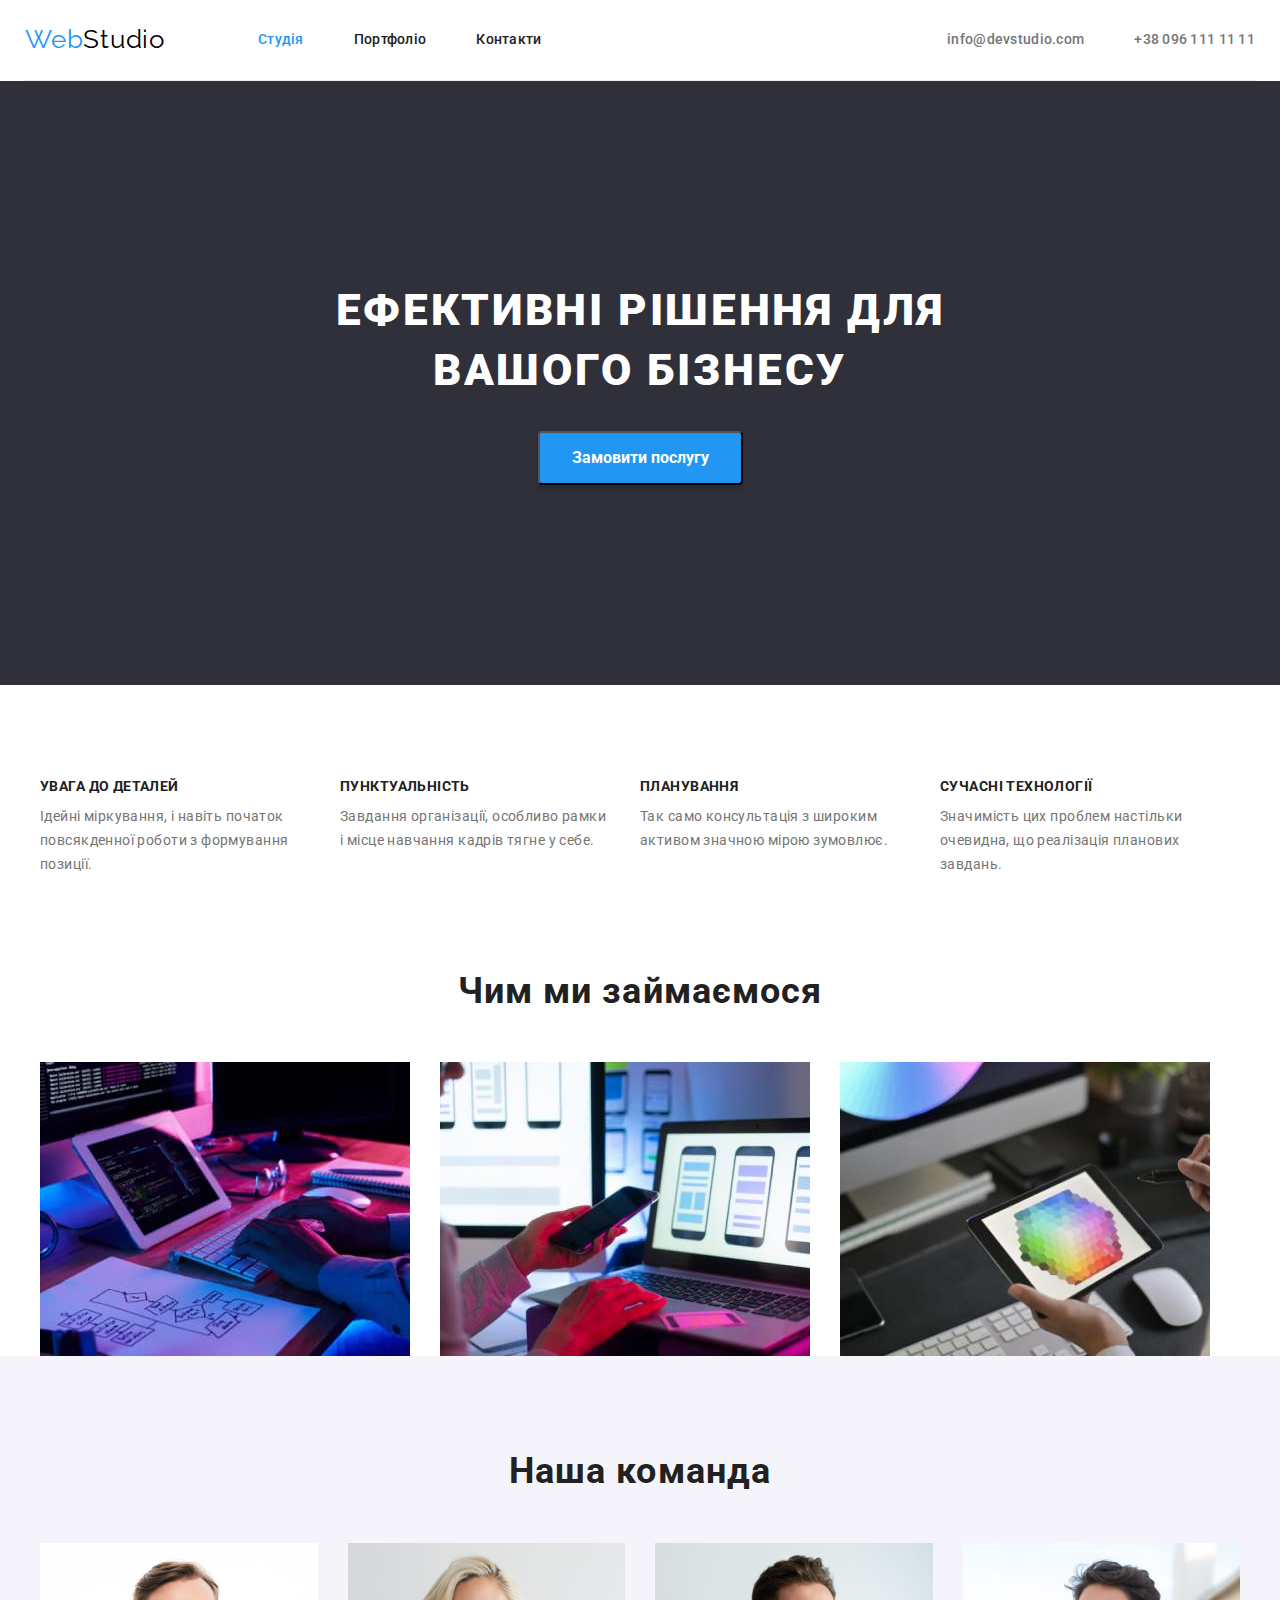
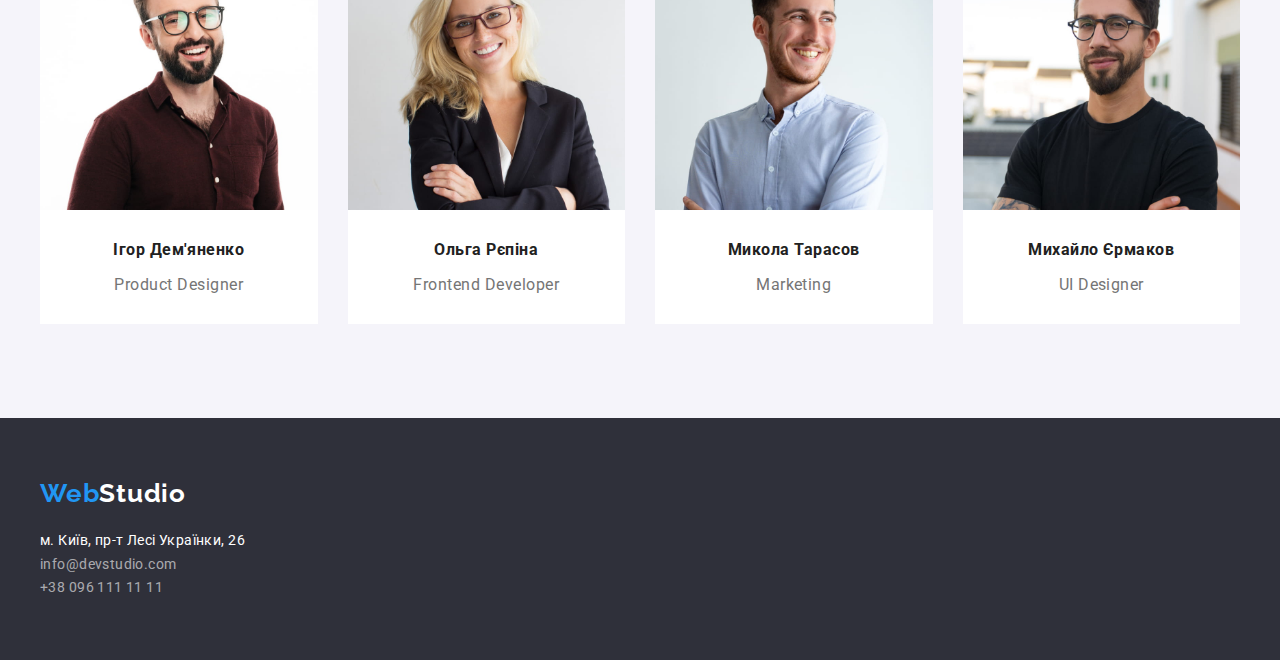
<file: index.html>
<!DOCTYPE html>
<html lang="uk">
<head>
    <meta charset="UTF-8">
    <meta http-equiv="X-UA-Compatible" content="IE=edge">
    <meta name="viewport" content="width=device-width, initial-scale=1.0">
    <title>Студія</title>
    <link rel="preconnect" href="https://fonts.googleapis.com">
    <link rel="preconnect" href="https://fonts.gstatic.com" crossorigin>
    <link href="https://fonts.googleapis.com/css2?family=Raleway:wght@700&family=Roboto:wght@400;500;700;900&display=swap"
        rel="stylesheet">
        <link rel="stylesheet" href="https://cdnjs.cloudflare.com/ajax/libs/modern-normalize/1.1.0/modern-normalize.min.css">
        <link rel="stylesheet" href="./css/styles.css">
</head>
<body>
    <header class="header conteiner">
            <a href="/" class="logo"><span class="name-logo">Web</span>Studio</a>
        <nav>
            <ul class="site-nav list">
                <li class="item">
                    <a href="#" class="header-item link current">Студія</a>
                </li>
                <li class="item">
                    <a href="./portfolio.html" class="header-item link">Портфоліо</a>
                </li>
                <li class="item">
                    <a href="#" class="header-item link">Контакти</a>
                </li>
            </ul>
        </nav>
        <ul class="auth-nav-list">
            <li class="item"><a href="mailto:info@devstudio.com" class="auth-nav mail">info@devstudio.com</a></li>
            <li class="item"><a href="tel:+380961111111" class="auth-nav tell">+38 096 111 11 11</a></li>
        </ul>
    </header>
    <!-- Main -->
    <main class="main">
        <!-- Info -->
        <section class="hero">
        <h1 class="main-name">Ефективні рішення для<br> вашого бізнесу</h1>
        <button type="button" class="button-hero primary ">Замовити послугу</button>
    </section>
    <!-- Abaut -->
    <section class="section">
        <div class="conteiner">
                    <h2 hidden>Переваги</h2>
                    <ul class="abaut-list list">
                        <li class="abaut-item">
                            <h3 class="our-qualities">УВАГА ДО ДЕТАЛЕЙ</h3>
                            <p class="qualities-text">Ідейні міркування, і навіть початок<br> повсякденної роботи з формування<br> позиції.
                            </p>
                        </li>
                        <li class="abaut-item">
                            <h3 class="our-qualities">ПУНКТУАЛЬНІСТЬ</h3>
                            <p class="qualities-text">Завдання організації, особливо рамки<br> і місце навчання кадрів тягне у себе.</p>
                        </li>
                        <li class="abaut-item">
                            <h3 class="our-qualities">ПЛАНУВАННЯ</h3>
                            <p class="qualities-text">Так само консультація з широким<br> активом значною мірою зумовлює.</p>
                        </li>
                        <li class="abaut-item">
                            <h3 class="our-qualities">СУЧАСНІ ТЕХНОЛОГІЇ</h3>
                            <p class="qualities-text">Значимість цих проблем настільки<br> очевидна, що реалізація планових<br> завдань.</p>
                        </li>
                    </ul>
        </div>
    </section>
    <!-- OurWroks -->
    <section class="section">
    <div class="conteiner">
        <h2 class="section-tittle">Чим ми займаємося</h2>
        <ul class="works-list list">
            <li class="works-item">
                <img src="./images/box-one.jpg" alt="верстка коду" width="370" height="294">
            </li>
            <li class="works-item">
                <img src="./images/box-two-desktop.jpg" alt="дизайн додатку" width="370" height="294">
            </li>
            <li class="works-item"><img src="./images/box-three.jpg" alt="робота на планшеті" width="370" height="294"></li>
        </ul>
    </div>
    </section>
    <!-- teammates -->
    <section class="section-ours">
        <div class="conteiner">
                    <h2 class="section-tittle">Наша команда</h2>
                    <ul class="team-list">
                        <li class="team-item">
                            <img src="./images/img.jpg" alt="чоловік в окулярах" width="270">
                            <div class="team-card">
                            <h3 class="name-team">Ігор Дем'яненко</h3>
                            <p class="work-team">Product Designer</p>
                            </div>
                        </li>
                        <li class="team-item">
                            <img src="./images/img-two.jpg" alt="усміхнена жінка" width="270">
                            <div class="team-card">
                            <h3 class="name-team">Ольга Рєпіна</h3>
                            <p class="work-team">Frontend Developer</p>
                            </div>
                        </li>
                        <li class="team-item">
                            <div>
                            <img src="./images/img-three.jpg" alt="чоловік без окулярів" width="270">
                            <div class="team-card">
                            <h3 class="name-team"> Микола Тарасов</h3>
                            <p class="work-team">Marketing</p>
                            </div>
                            </div>
                        </li>
                        <li class="team-item">
                            <div>
                            <img src="./images/img-four.jpg" alt="усміхнений человік в окулярах" width="270">
                            <div class="team-card">
                            <h3 class="name-team">Михайло Єрмаков</h3>
                            <p class="work-team">UI Designer</p>
                            </div>
                            </div>
                        </li>
                    </ul>
        </div>
    </section>
</main>
<footer class="footer">
    <div class="conteiner">
    <a href="/" class="footer-name"><span class="name-logo">Web</span>Studio</a>
    <address class="footer-address">
            <ul class="footer-list">
                <li>
                    <a href="https://goo.gl/maps/ptqAMfQDjjo3toTw6" class="footer-map">м. Київ, пр-т Лесі Українки, 26</a>
                </li>
                <li>
                    <a href="mailto:info@devstudio.com" class="footer-adress">info@devstudio.com</a>
                </li>
                <li>
                    <a href="tel:+380961111111" class="footer-adress">+38 096 111 11 11</a>
                </li>
            </ul>
            </div>
    </address>
</footer>
</body>
</html>
</file>
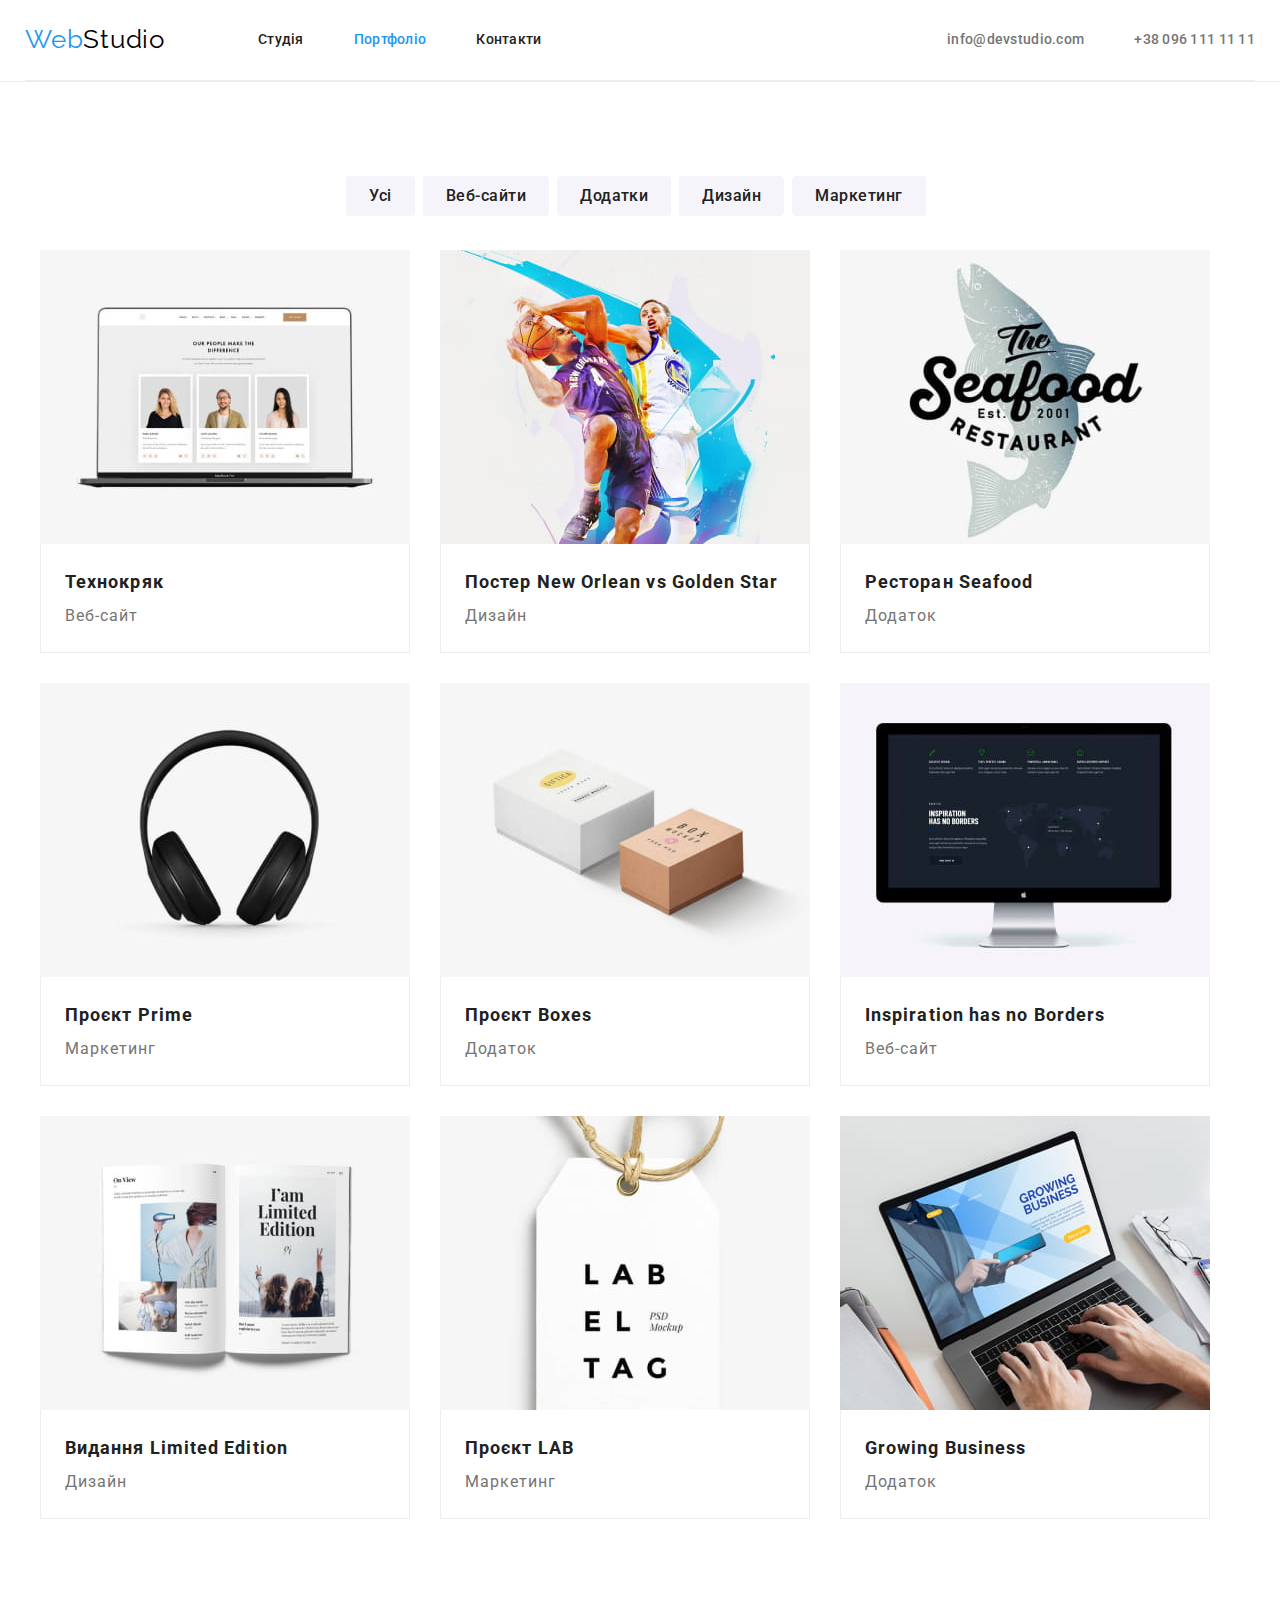
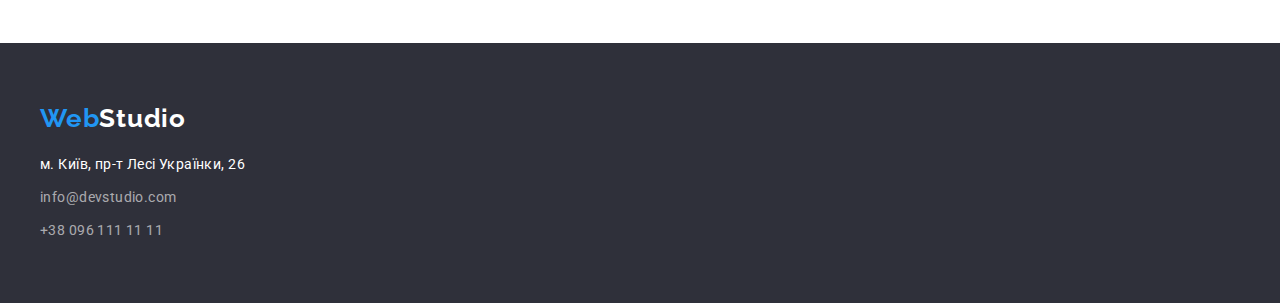
<file: portfolio.html>
<!DOCTYPE html>
<html lang="uk">
<head>
    <meta charset="UTF-8">
    <meta http-equiv="X-UA-Compatible" content="IE=edge">
    <meta name="viewport" content="width=device-width, initial-scale=1.0">
    <title>Портфоліо</title>
    <link rel="preconnect" href="https://fonts.googleapis.com">
    <link rel="preconnect" href="https://fonts.gstatic.com" crossorigin>
    <link
        href="https://fonts.googleapis.com/css2?family=Raleway:wght@700&family=Roboto:wght@400;500;700;900&display=swap"
        rel="stylesheet">
        <link rel="stylesheet" href="https://cdnjs.cloudflare.com/ajax/libs/modern-normalize/1.1.0/modern-normalize.min.css">
        <link rel="stylesheet" href="./css/styles.css">
</head>
<body>
    <div class="header">
    <header class="header conteiner">
        <a href="/" class="logo"><span class="name-logo">Web</span>Studio</a>
        <nav>
            <ul class="site-nav list">
                <li class="item">
                    <a href="./index.html" class="header-item link ">Студія</a>
                </li>
                <li class="item">
                    <a href="./portfolio.html" class="header-item link current">Портфоліо</a>
                </li>
                <li class="item">
                    <a href="#" class="header-item link">Контакти</a>
                </li>
            </ul>
        </nav>
        <ul class="auth-nav-list">
            <li class="item"><a href="mailto:info@devstudio.com" class="auth-nav mail">info@devstudio.com</a></li>
            <li class="item"><a href="tel:+380961111111" class="auth-nav tell">+38 096 111 11 11</a></li>
        </ul>
    </header>
    </div>
        <!-- Main -->
        <section class="portfolio-section">
            <div class="conteiner">
                <h1 hidden>Наші роботи</h1>
            <ul class="button-flex list">
                <li> <button type="button" class="button secondary">Усі</button> </li>
                <li> <button type="button" class="button secondary">Веб-сайти</button></li>
                <li> <button type="button" class="button secondary">Додатки</button></li>
                <li> <button type="button" class="button secondary">Дизайн</button></li>
                <li> <button type="button" class="button secondary">Маркетинг</button></li>
            </ul>
            <div class="portfolio">
            <ul class="portfolio-list">
                <li class="portfolio-item">
                    <a href="" class="portfolio-nav">
                        <img src="./images/img-vebsite.jpg" alt="Веб-сайти" width="370" height="294">
                        <div class="content">
                        <h2 class="portfolio-tittle">Технокряк</h2>
                        <p class="portfolio-work">Веб-сайт</p>
                        </div>
                    </a>
                </li>
                
                <li class="portfolio-item">
                    <a href="" class="portfolio-nav">
                        <img src="./images/img-design.jpg" alt="Постер гравців у баскетбол" width="370" height="294">
                        <div class="content">
                        <h2 class="portfolio-tittle">Постер New Orlean vs Golden Star
                        </h2>
                        <p class="portfolio-work">Дизайн</p></div>
                    </a>
                </li>
                <li class="portfolio-item">
                    <a href="" class="portfolio-nav">
                        <img src="./images/img-seafood.jpg" alt="Додаток ресторану морської кухні" width="370" height="294">
                        <div class="content">
                        <h2 class="portfolio-tittle">
                            Ресторан Seafood
                        </h2>
                        <p class="portfolio-work">Додаток</p>
                        </div>
                    </a>
                </li>
                <li class="portfolio-item">
                    <a href="" class="portfolio-nav">
                        <img src="./images/img-prime.jpg" alt="Навушники" width="370" height="294">
                        <div class="content">
                        <h2 class="portfolio-tittle">
                            Проєкт Prime
                        </h2>
                        <p class="portfolio-work">Маркетинг</p></div>
                    </a>
                </li>
                <li class="portfolio-item">
                    <a href="" class="portfolio-nav">
                        <img src="./images/img-boxes.jpg" alt="Подарункові коробки" width="370" height="294">
                        <div class="content">
                        <h2 class="portfolio-tittle">
                            Проєкт Boxes
                        </h2>
                        <p class="portfolio-work">Додаток</p></div>
                    </a>
                </li>
                <li class="portfolio-item">
                    <a href="" class="portfolio-nav">
                        <img src="./images/img-monitor.jpg" alt="Монітор з веб сайтом" width="370" height="294">
                    <div class="content">
                        <h2 class="portfolio-tittle">
                        Inspiration has no Borders
                    </h2>
                    <p class="portfolio-work">Веб-сайт</p>
                </div>
                    </a>
                </li>
                <li class="portfolio-item">
                    <a href="" class="portfolio-nav">
                        <img src="./images/img-limited.jpg" alt="Книга" width="370" height="294">
                        <div class="content">
                        <h2 class="portfolio-tittle">
                            Видання Limited Edition
                        </h2>
                        <p class="portfolio-work">Дизайн</p>
                    </div>
                    </a>
                </li>
                <li class="portfolio-item">
                    <a href="" class="portfolio-nav">
                        <img src="./images/img-lab.jpg" alt="Бірка на одяг" width="370" height="294">
                        <div class="content">
                        <h2 class="portfolio-tittle">
                            Проєкт LAB
                        </h2>
                        <p class="portfolio-work">Маркетинг</p>
                    </div>
                    </a>
                </li>
                <li class="portfolio-item">
                    <a href="" class="portfolio-nav">
                        <img src="./images/img-growing.jpg" alt="Ноутбук з бізнес сайтом" width="370" height="294">
                        <div class="content">
                        <h2 class="portfolio-tittle">
                            Growing Business
                        </h2>
                        <p class="portfolio-work">Додаток</p>
                        </div>
                    </a>
                </li>
            </ul>
            </div>
        </div>

        </section>
<footer class="footer">
    <div class="conteiner">
        <a href="/" class="footer-name"><span class="name-logo">Web</span>Studio</a>
        <address class="footer-address">
            <ul class="footer-list">
                <li class="footer-item">
                    <a href="https://goo.gl/maps/ptqAMfQDjjo3toTw6" class="footer-map">м. Київ, пр-т Лесі Українки,
                        26</a>
                </li>
                <li class="footer-item">
                    <a href="mailto:info@devstudio.com" class="footer-adress">info@devstudio.com</a>
                </li>
                <li class="">
                    <a href="tel:+380961111111" class="footer-adress">+38 096 111 11 11</a>
                </li>
            </ul>
    </div>
    </address>
</footer>
</body>
</html>
</file>
<file: css/styles.css>
:root {
--primary-text-color: #757575;
--tittle-text-color: #212121;
--accent-color: #2196f3;
--primary-bg-color: #ffffff;
--primary-bg-button-color: #f5f4fa;
}
/* акцент #2196F3 */
/* Белий #FFFFFF */
/* основной текст #757575 */
/* второстепенний текст  #212121*/

/* Общие стили */
html {
    box-sizing: border-box;
}
*, *::before, *::after {
    box-sizing: inherit;
}
body {
font-family: "Roboto", sans-serif;
color: var(--primary-text-color);
background-color: var(--primary-bg-color);
}
ul {
list-style: none;
}
a {
    text-decoration: none;
}
img {
    display: block;
    width: 100%;
    height: auto;
}
/* Стили Index.html */
/* Header */
.conteiner {
    width: 1230px;
    padding-left: 15px;
    padding-right: 15px;
    margin-left: auto;
    margin-right: auto;
}
.header{
    border-bottom: 1px solid #ECECEC;
            display: flex;
            align-items: center;
            background-color: var(--primary-bg-color);
            padding: 0px 0px;
}
/* site nav */
.site-nav {
    display: flex;
}
.site-nav .link.current {
    color: var(--accent-color);
    cursor: pointer;
}
/* Logo */
.logo {
    display: block;
    margin-right: 93px;
    padding: 24px 0px 25px 0px ;
color: #000000;
font-family: "Raleway", sans-serif;

    font-size: 26px;
    line-height: 1.19;
    letter-spacing: 0.03em;
}
.name-logo {
    
color: var(--accent-color);
}
/* Nav */
.site-nav .item + .item {
    margin-left: 50px;
}
.header-item:hover,.header-item:focus {
    color: var(--accent-color);}
.header-item {
    display: block;
    padding-top: 32px;
    padding-bottom: 32px;

    color: var(--tittle-text-color);

    font-weight: 500;
    font-size: 14px;
    line-height: 1.14;
    letter-spacing: 0.02em;

}
/* mail nav */
.auth-nav-list {
    display: flex;
    margin-top: 0px;
    margin-bottom: 0px;
    margin-left: auto;
}
.auth-nav {
    display: block;
    padding-top: 32px;
    padding-bottom: 32px;
}
.auth-nav-list .item + .item {
    margin-left: 50px;
}
.auth-nav.mail {
        color: var(--primary-text-color);
    font-weight: 500;
        font-size: 14px;
        line-height: 1.14;
        letter-spacing: 0.02em;
}
.auth-nav.mail:hover, :focus {
    color: var(--accent-color);

}
.auth-nav.tell:hover,
.auth-nav.tell:focus{
    color: var(--accent-color);
        font-weight: 500;
            font-size: 14px;
            line-height: 1.14;
            letter-spacing: 0.02em;
}

.auth-nav.tell{
    color: var(--primary-text-color);
    font-weight: 500;
        font-size: 14px;
        line-height: 1.14;
        letter-spacing: 0.02em;
}
/* List and link */
.link {
}
.list {
    padding: 0 ;
    margin: 0 ;
}
/* Main */
.section {
    padding: 94px 0px 0px 0px;
}
/* section */
.section-tittle {
    margin-top: 0;
    margin-bottom: 50px;
    text-align: center;
color: var(--tittle-text-color);

    font-size: 36px;
    line-height: 1.17;
    text-align: center;
    letter-spacing: 0.03em;
}
/* hero */
.hero {
background-color: #2f303a;
padding:  200px 0px;
}
.main-name {
    margin-top: 0;
    margin-bottom: 30px;

color: var(--primary-bg-color);

    font-weight: 900;
    font-size: 44px;
    line-height: 1.36;
    text-align: center;
    letter-spacing: 0.06em;
    text-transform: uppercase;
}
/* Abaut */
.abaut-list {
    display: flex;
    flex-wrap: wrap;
}
.abaut-item {
    width: 270px;
}
.abaut-list .abaut-item + .abaut-item {
    margin-left: 30px;
}
.our-qualities {
    margin-top: 0;
    margin-bottom: 10px;

color: var(--tittle-text-color);

    font-size: 14px;
    line-height: 1.14;
    letter-spacing: 0.03em;
    text-transform: uppercase;
}
.qualities-text {
    margin-top: 0;
    margin-bottom: 0;
        font-size: 14px;
        line-height: 1.7;
        letter-spacing: 0.03em;
}
/* Works */
.works-list {
    box-sizing: border-box calc((100%-30px)/3);
    display: block;
    display: flex;
}
.works-item {

}
.works-list .works-item + .works-item {
    margin-left: 30px;
}
/* Team */
.team-list {
    display: block;
    display: flex ;
    margin: 0;
    padding-left: 0px;

}
.team-item +.team-item {
    margin-left: 30px;
}
.team-item {
        background-color: #ffffff;

}
.team-card {
    padding-top: 30px;
}
.works-content {
        background-color: var(--primary-bg-button-color);
}
.section-ours {
    padding: 94px 0px;
    background-color: var(--primary-bg-button-color);
}
.name-team {
    margin-top: 0;
    margin-bottom: 10;
color: var(--tittle-text-color);
    font-size: 16px;
    line-height: 1.19;
    text-align: center;
    letter-spacing: 0.03em;
}
.work-team { margin-top: 0;
    margin-bottom: 30px;
        font-size: 16px;
        line-height: 1.19;
        text-align: center;
        letter-spacing: 0.03em;
}
/* button */
.button {

    color: var(--primary-bg-color);
    background-color: var(--accent-color);

    font-family: inherit;
    font-weight: 500;
    font-size: 16px;
    line-height: 1.6;
    text-align: center;
    letter-spacing: 0.03em;
    cursor: pointer;
    border-radius: 4px;
    border: 1px solid transparent;
}
.button-hero {
    padding: 10px 32px;
}
.button-hero.primary:hover,.button-hero.primary:focus {
    background-color: #188CE8;
}
.button-hero.primary { 
    display:inline-block ;
    margin-left: auto;
    margin-right: auto;
    border-radius: 4px;
    border-color: solid #000000;
    box-shadow: 0px 4px 4px rgba(0, 0, 0, 0.15);
    background-color: var(--accent-color);
        color: var(--primary-bg-color);
        font-family: inherit;
        font-weight: 700;
        font-size: 16px;
        line-height: 1.9;
        display: flex;
        align-items: center;
        text-align: center;
        cursor: pointer;
}
/* z */
.button.secondary:hover,.button.secondary:focus{
    color: var(--primary-bg-color);
    background-color: #188CE8;
}
.button.secondary {
    padding: 6px 22px;
    font-family: inherit;
background-color: var(--primary-bg-button-color);
color: var(--tittle-text-color);

}
.button.secondary:nth-last-child(1n+1) {
    margin-right: 8px;
}
.button-flex {
    display: inline-block;
    display: flex;
    justify-content: center;
    margin-bottom: 34px;
}
/* footer */
.footer-name {
    display: block;
        margin-bottom: 20px;
        color: var(--primary-bg-color);

    font-family: "Raleway";
    font-weight: 700;
    font-size: 26px;
    line-height: 1.19;
    letter-spacing: 0.03em;
}
.footer {
    padding: 60px 0px;
background-color: #2f303a;
}
.footer-list {
    display: block;
    margin: 0;
    padding: 0px;
}
.footer-adress {
            font-size: 14px;
            line-height: 1.7;
            letter-spacing: 0.03em;
            color: rgba(255, 255, 255, 0.6);
}
.footer-item {
    margin-bottom: 9px;
}
.footer-adress:hover,.footer-adress:focus {
    font-size: 14px;
    line-height: 1.7;
    letter-spacing: 0.03em;
    color: var(--accent-color) ;
}
.footer-map {
    margin-bottom: 9px;
            font-size: 14px;
            line-height: 1.7;
            letter-spacing: 0.03em;
            color: var(--primary-bg-color);
}
.footer-map:hover,.footer-map:focus {
    font-size: 14px;
    line-height: 1.7;
    letter-spacing: 0.03em;
    color: var(--accent-color);
}
.footer-address {
    font-style: normal;
}
/* Portfolio.html */
.portfolio-tittle {
    color: var(--tittle-text-color);
        font-size: 18px;
        line-height: 2;
        letter-spacing: 0.06em;
        margin: 0px;
}
.portfolio-work {
    color: var(--primary-text-color);
        font-size: 16px;
        line-height: 2;
        letter-spacing: 0.06em;
        margin: 0px;
}
.portfolio {
    margin-bottom: 0px;
    margin-top: 0px;
}
.portfolio-section {
    padding: 94px 0px;
}
.portfolio-nav:hover {
    /* filter: drop-shadow(0px 4px 4px rgba(0, 0, 0, 0.25)); */
}
.portfolio-item{
    flex-basis: calc(100%/3- 30px);
}
.content {
    padding: 20px 24px;
    border-bottom:1px solid #EEEEEE;
    border-left: 1px solid #EEEEEE;
    border-right: 1px solid #EEEEEE;
}
.portfolio-list {
    display: flex;
    flex-wrap: wrap;
        margin-bottom: 0px;
        margin-top: 0px;
        padding-left: 0px;
}
.portfolio-item {
    margin-right: 30px;
    margin-bottom: 30px;
}
.portfolio-list:nth-child(3n+3) {
    margin-bottom: 94px;
}
.portfolio-item:nth-child(3n) {
    margin-right: 0px;
}
</file>
